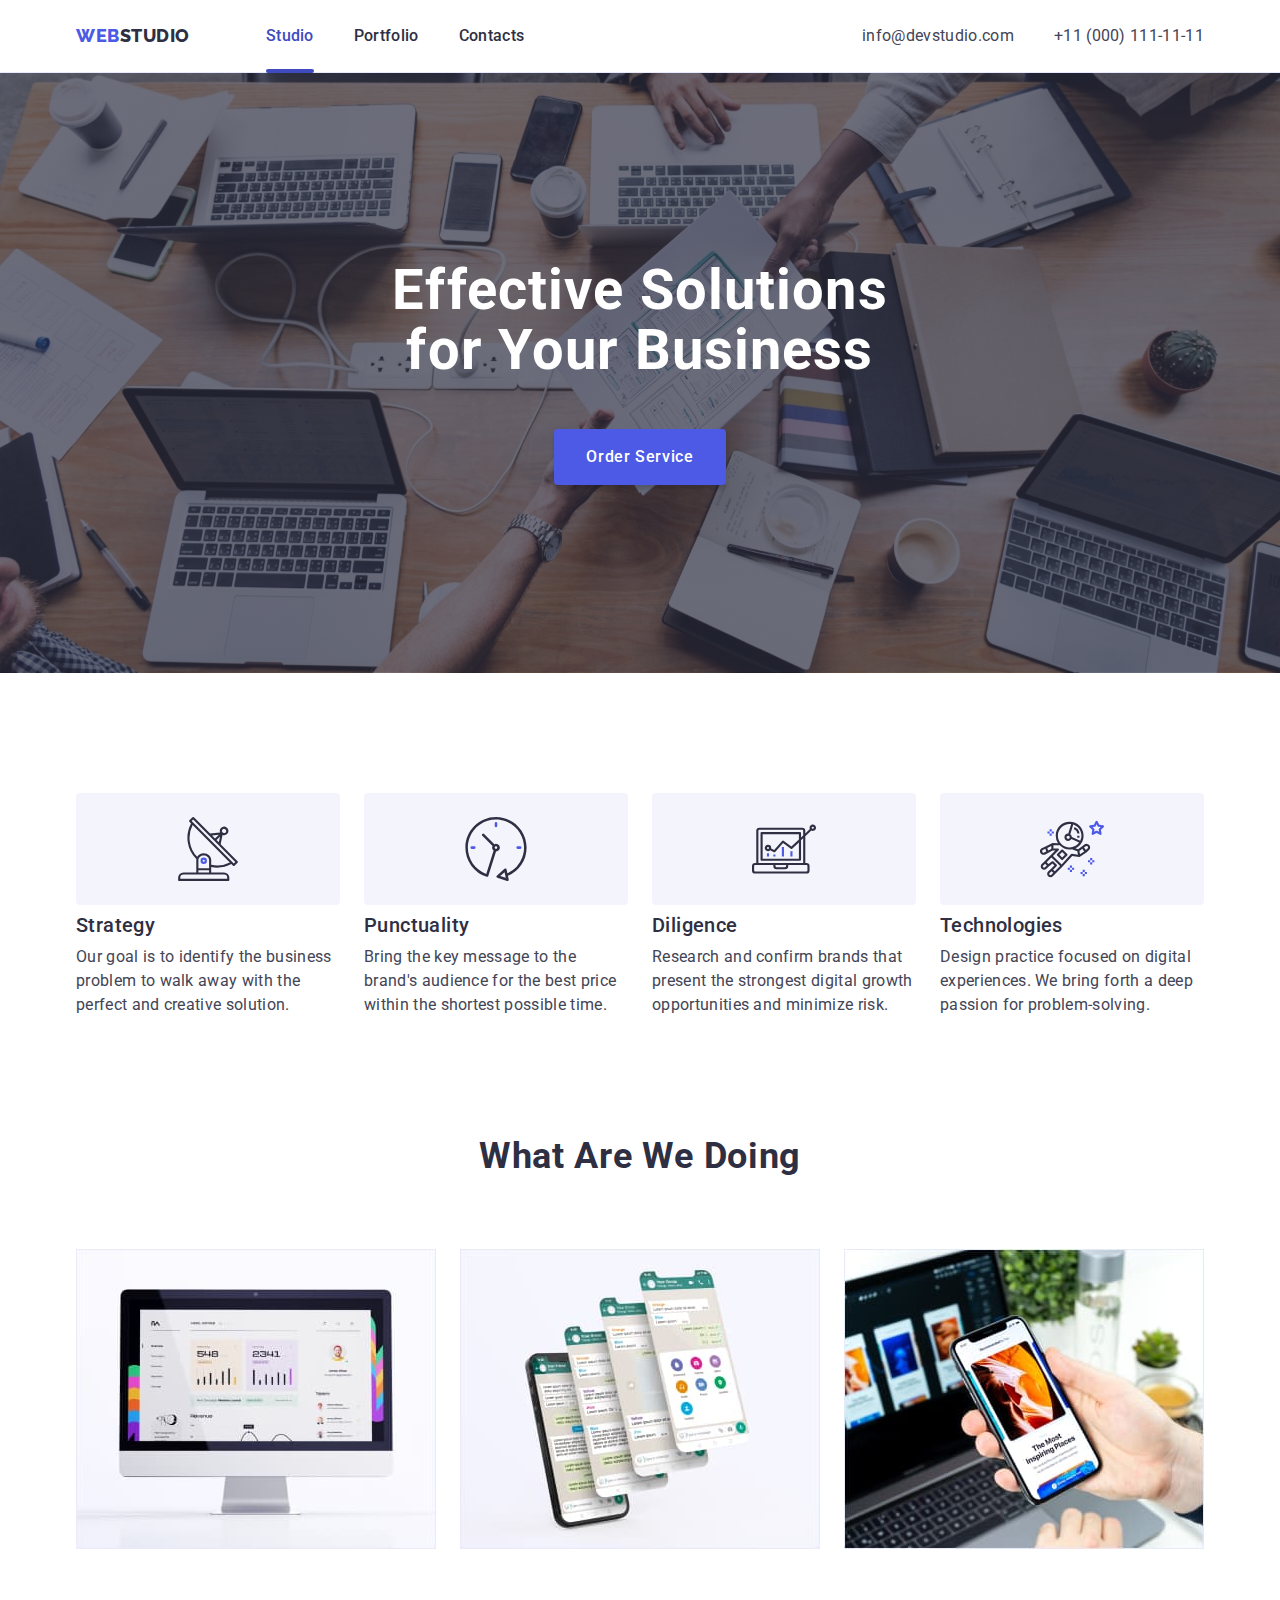
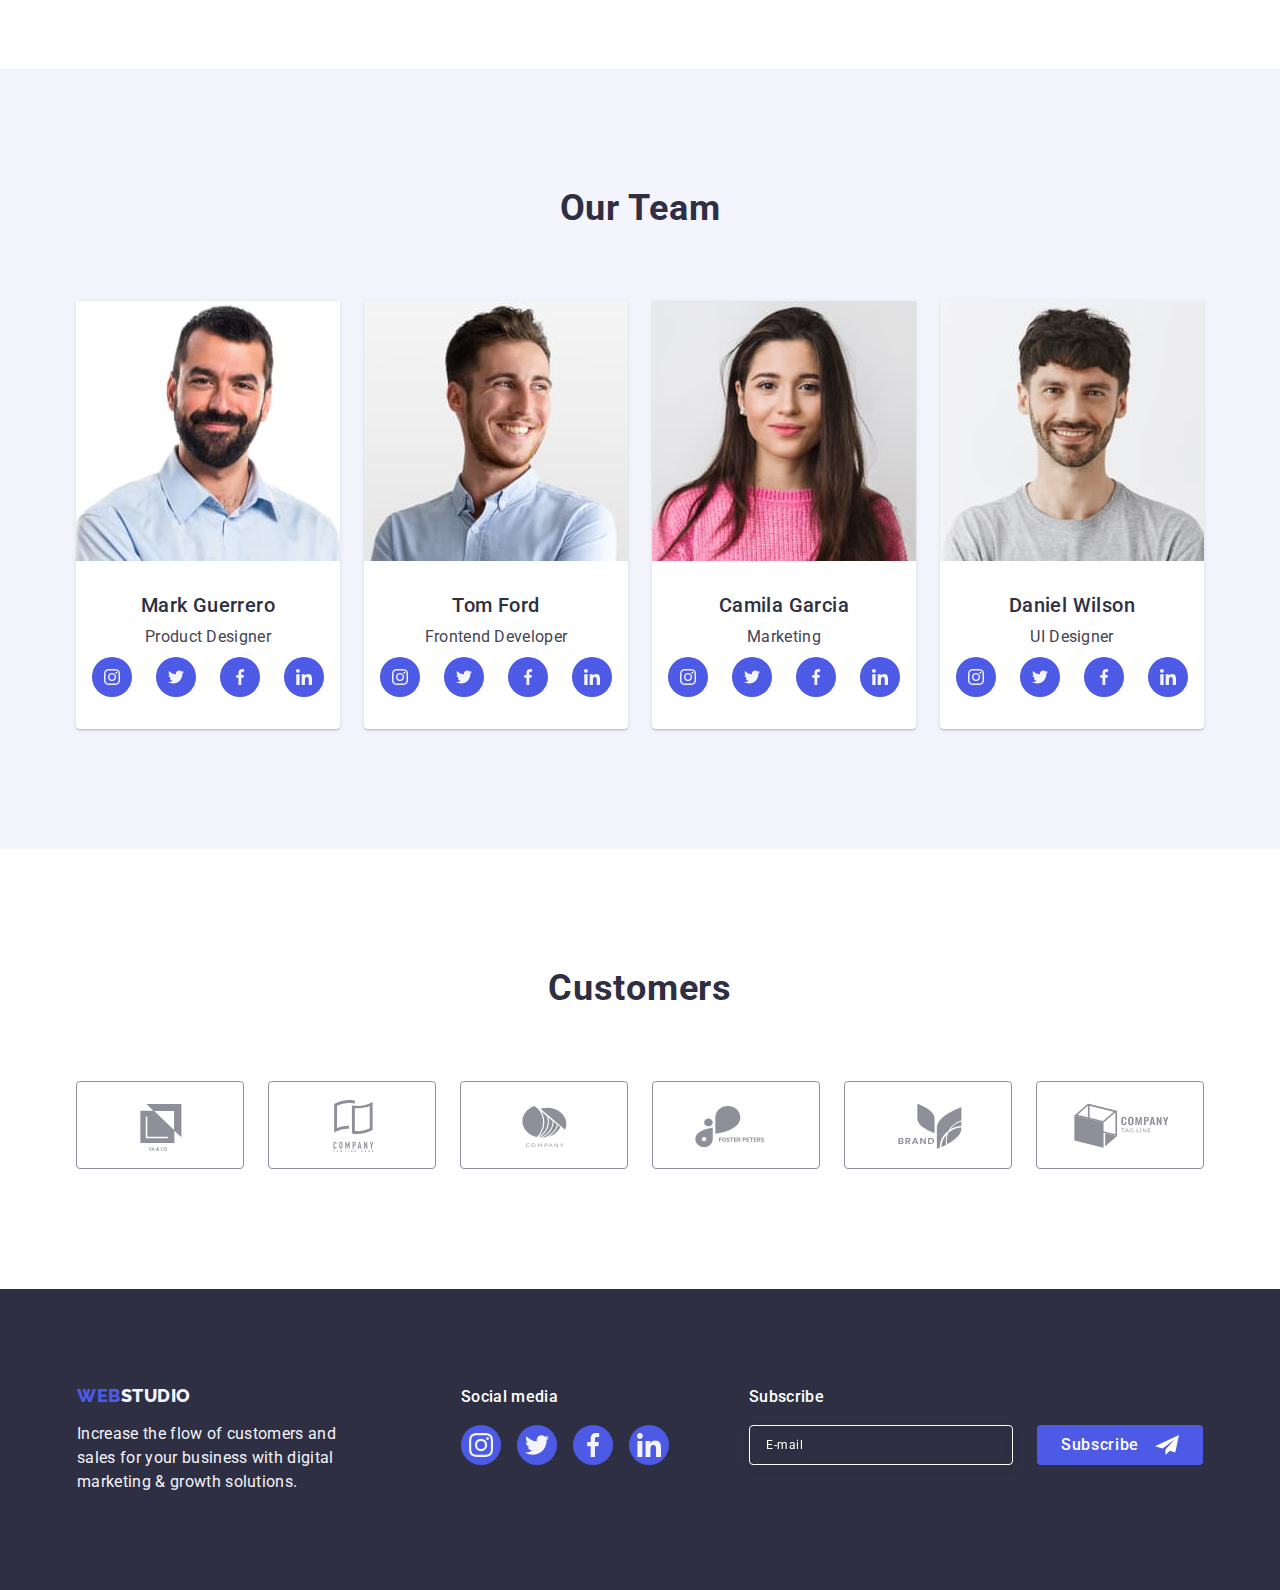
<file: index.html>
<!DOCTYPE html>
<html lang="en">
<head>
    <meta charset="UTF-8">
    <meta http-equiv="X-UA-Compatible" content="IE=edge">
    <meta name="viewport" content="width=device-width, initial-scale=1.0">
    <title>Document</title>
    <link rel="preconnect" href="https://fonts.googleapis.com">
    <link rel="preconnect" href="https://fonts.gstatic.com" crossorigin>
    <link href="https://fonts.googleapis.com/css2?family=Raleway:wght@800&family=Roboto:wght@400;500;700;900&display=swap" rel="stylesheet">
    <link rel="stylesheet" href="https://cdn.jsdelivr.net/npm/modern-normalize@2.0.0/modern-normalize.min.css">
    <link rel="stylesheet" href="./css/styles.css">
</head>
<body>
    <header class="header">
        <div class="container header-container">
            <nav class="header-navigation">
                <a class="header-logo link" href="./index.html">Web<span class="header-logo-simple">Studio</span></a>
                <ul class="header-menu-list list">
                    <li class="header-menu-i†em"><a class="header-menu-link current link" href="./index.html">Studio</a></li>
                    <li class="header-menu-i†em"><a class="header-menu-link link" href="./portfolio.html">Portfolio</a></li>
                    <li class="header-menu-i†em"><a class="header-menu-link link" href="">Contacts</a></li>
                </ul>
            </nav>
            <address class="address">
                <ul class="header-contacts-list list">
                    <li class="header-contacts-item"><a class="header-contacts-link link" href="mailto:info@devstudio.com">info@devstudio.com</a></li>
                    <li class="header-contacts-item"><a class="header-contacts-link link" href="tel:+110001111111">+11 (000) 111-11-11</a></li>
                </ul>
            </address>
            <button class="menu-open-btn" data-menu-open type="button">
                <svg class="menu-open-icon"  width="32" height="32">
                    <use href="./images/icons.svg#icon-menu-hamburger"></use>
                </svg>
            </button>
        </div>
        <div class="mob-menu is-hidden" data-menu>
            <div class="mob-menu-top">
            <button class="mob-menu-close" data-menu-close type="button">
                <svg class="mob-close-icon" width="8" height="8">
                    <use href="./images/icons.svg#icon-close-modal"></use>
                </svg>
            </button>
            <nav class="mob-menu-navigation">
                <ul class="mob-menu-list list">
                    <li class="mob-menu-item"><a class="mob-menu-link current-mob link" href="./index.html">Studio</a></li>
                    <li class="mob-menu-item"><a class="mob-menu-link link" href="./portfolio.html">Portfolio</a></li>
                    <li class="mob-menu-item"><a class="mob-menu-link link" href="">Contacts</a></li>
                </ul>
            </nav>
            </div>
            <address class="mob-address">
                <a class="mob-nubmer-link link" href="tel:+110001111111">+11 (000) 111-11-11</a>
                <a class="mob-mail-link link" href="mailto:info@devstudio.com">info@devstudio.com</a>
                <ul class="mob-social-list list">
                    <li class="mob-social-item">
                        <a href="" class="mob-social-link">
                            <svg class="mob-item-icon" width="24" height="24">
                                <use href="./images/icons.svg#icon-instagram"></use>
                            </svg>
                        </a>
                    </li>
                    <li class="mob-social-item">
                        <a href="" class="mob-social-link">
                            <svg class="mob-item-icon" width="24" height="24">
                                <use href="./images/icons.svg#icon-twitter"></use>
                            </svg>
                        </a>
                    </li>
                    <li class="mob-social-item">
                        <a href="" class="mob-social-link">
                            <svg class="mob-item-icon" width="24" height="24">
                                <use href="./images/icons.svg#icon-facebook"></use>
                            </svg>
                        </a>
                    </li>
                    <li class="mob-social-item">
                        <a href="" class="mob-social-link">
                            <svg class="mob-item-icon" width="24" height="24">
                                <use href="./images/icons.svg#icon-linkedin"></use>
                            </svg>
                        </a>
                    </li>
                </ul>
            </address>
        </div>
    </header>
    <main>
        <section class="hero">
            <div class="container">
                <h1 class="hero-title">Effective Solutions for Your Business</h1>
                <button class="hero-order-btn" data-modal-open type="button">Order Service</button>
            </div>
        </section>
        <section class="advanteges">
            <div class="container">
                <h2 class="visually-hidden">Advantages</h2>
                <ul class="advanteges-list list">
                    <li class="advanteges-list-item">
                        <div class="advanteges-item-top">
                            <svg class="advanteges-item-icon" width="64" height="64">
                                <use href="./images/icons.svg#icon-antenna"></use>
                            </svg>
                        </div>
                        <h3 class="advanteges-item-subtitle">Strategy</h3>
                        <p class="advanteges-item-description">Our goal is to identify the business problem to walk away with the perfect and creative solution.</p>
                    </li>
                    <li class="advanteges-list-item">
                        <div class="advanteges-item-top">
                            <svg class="advanteges-item-icon" width="64" height="64">
                                <use href="./images/icons.svg#icon-clock"></use>
                            </svg>
                        </div>
                        <h3 class="advanteges-item-subtitle">Punctuality</h3>
                        <p class="advanteges-item-description">Bring the key message to the brand's audience for the best price within the shortest possible time.</p>
                    </li>
                    <li class="advanteges-list-item">
                        <div class="advanteges-item-top">
                            <svg class="advanteges-item-icon" width="64" height="64">
                                <use href="./images/icons.svg#icon-diagram"></use>
                            </svg>
                        </div>
                        <h3 class="advanteges-item-subtitle">Diligence</h3>
                        <p class="advanteges-item-description">Research and confirm brands that present the strongest digital growth opportunities and minimize risk.</p>
                    </li>
                    <li class="advanteges-list-item">
                        <div class="advanteges-item-top">
                            <svg class="advanteges-item-icon" width="64" height="64">
                                <use href="./images/icons.svg#icon-astronaut"></use>
                            </svg>
                        </div>
                        <h3 class="advanteges-item-subtitle">Technologies</h3>
                        <p class="advanteges-item-description">Design practice focused on digital experiences. We bring forth a deep passion for problem-solving.</p>
                    </li>
                </ul>
            </div>
        </section>
        <section class="works">
            <div class="container">
                <h2 class="works-title">What are we doing</h2>
                <ul class="works-list list">
                    <li class="works-list-item"><img srcset="./images/our-works-img-1.jpg 1x , ./images/our-works-img-1-2x.jpg 2x" src="./images/our-works-img-1.jpg" alt="Computer with web page" width="360" height="300"></li>
                    <li class="works-list-item"><img srcset="./images/our-works-img-2.jpg 1x , ./images/our-works-img-2-2x.jpg 2x" src="./images/our-works-img-2.jpg" alt="Phone with chat" width="360" height="300"></li>
                    <li class="works-list-item"><img srcset="./images/our-works-img-3.jpg 1x , ./images/our-works-img-3-2x.jpg 2x" src="./images/our-works-img-3.jpg" alt="Computer and phone with design" width="360" height="300"></li>
                </ul>
            </div>
        </section>
        <section class="team">
            <div class="container">
                <h2 class="team-title">Our Team</h2>
                <ul class="team-list list">
                    <li class="team-list-item">
                        <img srcset="./images/our-team-img-1.jpg 1x , ./images/our-team-img-1-2x.jpg 2x" src="./images/our-team-img-1.jpg" alt="Mark Guerrero" width="264" height="260">
                        <div class="team-item-details">
                            <h3 class="team-item-name">Mark Guerrero</h3>
                            <p class="team-item-occupation">Product Designer</p>
                            <ul class="team-list-social list">
                                <li class="team-item-social">
                                    <a href="" class="team-social-link">
                                        <svg class="team-item-icon" width="16" height="16">
                                            <use href="./images/icons.svg#icon-instagram"></use>
                                        </svg>
                                    </a>
                                </li>
                                <li class="team-item-social">
                                    <a href="" class="team-social-link">
                                        <svg class="team-item-icon" width="16" height="16">
                                            <use href="./images/icons.svg#icon-twitter"></use>
                                        </svg>
                                    </a>
                                </li>
                                <li class="team-item-social">
                                    <a href="" class="team-social-link">
                                        <svg class="team-item-icon" width="16" height="16">
                                            <use href="./images/icons.svg#icon-facebook"></use>
                                        </svg>
                                    </a>
                                </li>
                                <li class="team-item-social">
                                    <a href="" class="team-social-link">
                                        <svg class="team-item-icon" width="16" height="16">
                                             <use href="./images/icons.svg#icon-linkedin"></use>
                                        </svg>
                                    </a>
                                </li>
                            </ul>
                        </div>
                    </li>
                    <li class="team-list-item">
                        <img srcset="./images/our-team-img-2.jpg 1x , ./images/our-team-img-2-2x.jpg 2x" src="./images/our-team-img-2.jpg" alt="Tom Ford" width="264" height="260">
                        <div class="team-item-details">
                            <h3 class="team-item-name">Tom Ford</h3>
                            <p class="team-item-occupation">Frontend Developer</p>
                            <ul class="team-list-social list">
                                <li class="team-item-social">
                                    <a href="" class="team-social-link">
                                        <svg class="team-item-icon" width="16" height="16">
                                            <use href="./images/icons.svg#icon-instagram"></use>
                                        </svg>
                                    </a>
                                </li>
                                <li class="team-item-social">
                                    <a href="" class="team-social-link">
                                        <svg class="team-item-icon" width="16" height="16">
                                            <use href="./images/icons.svg#icon-twitter"></use>
                                        </svg>
                                    </a>
                                </li>
                                <li class="team-item-social">
                                    <a href="" class="team-social-link">
                                        <svg class="team-item-icon" width="16" height="16">
                                            <use href="./images/icons.svg#icon-facebook"></use>
                                        </svg>
                                    </a>
                                </li>
                                <li class="team-item-social">
                                    <a href="" class="team-social-link">
                                        <svg class="team-item-icon" width="16" height="16">
                                            <use href="./images/icons.svg#icon-linkedin"></use>
                                        </svg>
                                    </a>
                                </li>
                            </ul>
                        </div>
                    </li>
                    <li class="team-list-item">
                        <img srcset="./images/our-team-img-3.jpg 1x , ./images/our-team-img-3-2x.jpg 2x" src="./images/our-team-img-3.jpg" alt="Camila Garcia" width="264" height="260">
                        <div class="team-item-details">
                            <h3 class="team-item-name">Camila Garcia</h3>
                            <p class="team-item-occupation">Marketing</p>
                            <ul class="team-list-social list">
                                <li class="team-item-social">
                                    <a href="" class="team-social-link">
                                        <svg class="team-item-icon" width="16" height="16">
                                            <use href="./images/icons.svg#icon-instagram"></use>
                                        </svg>
                                    </a>
                                </li>
                                <li class="team-item-social">
                                    <a href="" class="team-social-link">
                                        <svg class="team-item-icon" width="16" height="16">
                                            <use href="./images/icons.svg#icon-twitter"></use>
                                        </svg>
                                    </a>
                                </li>
                                <li class="team-item-social">
                                    <a href="" class="team-social-link">
                                        <svg class="team-item-icon" width="16" height="16">
                                            <use href="./images/icons.svg#icon-facebook"></use>
                                        </svg>
                                    </a>
                                </li>
                                <li class="team-item-social">
                                    <a href="" class="team-social-link">
                                        <svg class="team-item-icon" width="16" height="16">
                                            <use href="./images/icons.svg#icon-linkedin"></use>
                                        </svg>
                                    </a>
                                </li>
                            </ul>
                        </div>
                    </li>
                    <li class="team-list-item">
                        <img srcset="./images/our-team-img-4.jpg 1x , ./images/our-team-img-4-2x.jpg 2x" src="./images/our-team-img-4.jpg" alt="Daniel Wilson" width="264" height="260">
                        <div class="team-item-details">
                            <h3 class="team-item-name">Daniel Wilson</h3>
                            <p class="team-item-occupation">UI Designer</p>
                            <ul class="team-list-social list">
                                <li class="team-item-social">
                                    <a href="" class="team-social-link">
                                        <svg class="team-item-icon" width="16" height="16">
                                            <use href="./images/icons.svg#icon-instagram"></use>
                                        </svg>
                                    </a>
                                </li>
                                <li class="team-item-social">
                                    <a href="" class="team-social-link">
                                        <svg class="team-item-icon" width="16" height="16">
                                            <use href="./images/icons.svg#icon-twitter"></use>
                                        </svg>
                                    </a>
                                </li>
                                <li class="team-item-social">
                                    <a href="" class="team-social-link">
                                        <svg class="team-item-icon" width="16" height="16">
                                            <use href="./images/icons.svg#icon-facebook"></use>
                                        </svg>
                                    </a>
                                </li>
                                <li class="team-item-social">
                                    <a href="" class="team-social-link">
                                        <svg class="team-item-icon" width="16" height="16">
                                            <use href="./images/icons.svg#icon-linkedin"></use>
                                        </svg>
                                    </a>
                                </li>
                            </ul>
                        </div>
                    </li>
                </ul>
            </div>
        </section>
        <section class="customers">
            <div class="container">
                <h2 class="customers-title">Customers</h2>
                <ul class="customers-list list">
                    <li class="customers-list-item">
                        <a href="" class="customer-logo-link">
                            <svg class="customer-item-icon" width="104" height="56">
                                <use href="./images/icons.svg#icon-logo-company-6"></use>
                            </svg>
                        </a>
                    </li>
                    <li class="customers-list-item">
                        <a href="" class="customer-logo-link">
                            <svg class="customer-item-icon" width="104" height="56">
                                <use href="./images/icons.svg#icon-logo-company-5"></use>
                            </svg>
                        </a>
                    </li>
                    <li class="customers-list-item">
                        <a href="" class="customer-logo-link">
                            <svg class="customer-item-icon" width="104" height="56">
                                <use href="./images/icons.svg#icon-logo-company-4"></use>
                            </svg>
                        </a>
                    </li>
                    <li class="customers-list-item">
                        <a href="" class="customer-logo-link">
                            <svg class="customer-item-icon" width="104" height="56">
                                <use href="./images/icons.svg#icon-logo-company-3"></use>
                            </svg>
                        </a>
                    </li>
                    <li class="customers-list-item">
                        <a href="" class="customer-logo-link">
                            <svg class="customer-item-icon" width="104" height="56">
                                <use href="./images/icons.svg#icon-logo-company-2"></use>
                            </svg>
                        </a>
                    </li>
                    <li class="customers-list-item">
                        <a href="" class="customer-logo-link">
                            <svg class="customer-item-icon" width="104" height="56">
                                <use href="./images/icons.svg#icon-logo-company"></use>
                            </svg>
                        </a>
                    </li>
                </ul>
            </div>
        </section>
    </main>
    <footer class="footer">
        <div class="container footer-container">
            <div class="footer-info">
                <a class="footer-logo link" href="./index.html">Web<span class="footer-logo-simple">Studio</span></a>
                <p class="footer-description">Increase the flow of customers and sales for your business with digital marketing & growth solutions.</p>
            </div>
            <div class="footer-social">
                <p class="footer-text">Social media</p>
                <ul class="footer-social-list list">
                    <li class="footer-social-item">
                        <a href="" class="footer-social-link">
                            <svg class="footer-item-icon" width="24" height="24">
                                <use href="./images/icons.svg#icon-instagram"></use>
                            </svg>
                        </a>
                    </li>
                    <li class="footer-social-item">
                        <a href="" class="footer-social-link">
                            <svg class="footer-item-icon" width="24" height="24">
                                <use href="./images/icons.svg#icon-twitter"></use>
                            </svg>
                        </a>
                    </li>
                    <li class="footer-social-item">
                        <a href="" class="footer-social-link">
                            <svg class="footer-item-icon" width="24" height="24">
                                <use href="./images/icons.svg#icon-facebook"></use>
                            </svg>
                        </a>
                    </li>
                    <li class="footer-social-item">
                        <a href="" class="footer-social-link">
                            <svg class="footer-item-icon" width="24" height="24">
                                <use href="./images/icons.svg#icon-linkedin"></use>
                            </svg>
                        </a>
                    </li>
                </ul>
            </div>
            <div class="footer-sub">
                <p class="footer-text">Subscribe</p>
                <form class="footer-form">
                    <label class="footer-form-lable" aria-label="footer user email">
                        <input class="footer-input" type="email" name="email" id="footer-user-email" placeholder="E-mail">
                    </label>
                    <button class="footer-submit" type="submit">
                        Subscribe
                        <svg class="footer-btn-icon" width="24" height="24">
                            <use href="./images/icons.svg#icon-send"></use>
                        </svg>
                    </button>
                </form>
            </div>
        </div>
    </footer>
    <div class="backdrop is-hidden" data-modal>
        <div class="modal">
            <button class="modal-close-btn" data-modal-close type="button">
                <svg class="modal-close-icon" width="8" height="8">
                    <use href="./images/icons.svg#icon-close-modal"></use>
                </svg>
            </button>
            <p class="modal-text">Leave your contacts and we will call you back</p>
            <form class="modal-form">
                <div class="modal-field">
                    <label class="modal-form-lable" for="user-name">Name</label>
                    <div class="modal-input-wrap">
                        <input class="modal-input" type="text" name="user-name" id="user-name">
                        <svg class="modal-icon" width="18" height="24">
                            <use href="./images/icons.svg#icon-person"></use>
                        </svg>
                    </div>
                </div>
                <div class="modal-field">
                    <label class="modal-form-lable" for="user-phone">Phone</label>
                    <div class="modal-input-wrap">
                        <input class="modal-input" type="tel" name="user-phone" id="user-phone">
                        <svg class="modal-icon" width="18" height="24">
                            <use href="./images/icons.svg#icon-phone"></use>
                        </svg>
                    </div>
                </div>
                <div class="modal-field">
                    <label class="modal-form-lable" for="user-email">Email</label>
                    <div class="modal-input-wrap">
                        <input class="modal-input" type="email" name="user-email" id="user-email">
                        <svg class="modal-icon" width="18" height="24">
                            <use href="./images/icons.svg#icon-email"></use>
                        </svg>
                    </div>
                </div>
                <div class="modal-comment-field">
                    <label class="modal-form-lable" for="user-comment">Comment</label>
                    <textarea class="modal-comment" name="user-comment" id="user-comment" placeholder="Text input"></textarea>
                </div>
                <div class="modal-checkbox">
                    <input class="modal-check visually-hidden" type="checkbox" name="user-privacy" id="user-privacy" value="true">
                    <label class="modal-check-text" for="user-privacy">
                        <span class="modal-custom-checkbox">
                            <svg class="modal-chek-icon" width="10" height="8">
                                <use href="./images/icons.svg#icon-check"></use>
                            </svg>
                        </span>
                        I accept the terms and conditions of the <a class="modal-check-link" href="">Privacy Policy</a>
                    </label>
                </div>
                <button class="modal-submit-btn" type="submit">Send</button>
            </form>
        </div>
    </div>
    <script src="./js/modal.js"></script>
    <script src="./js/menu.js"></script>
</body>
</html>
</file>
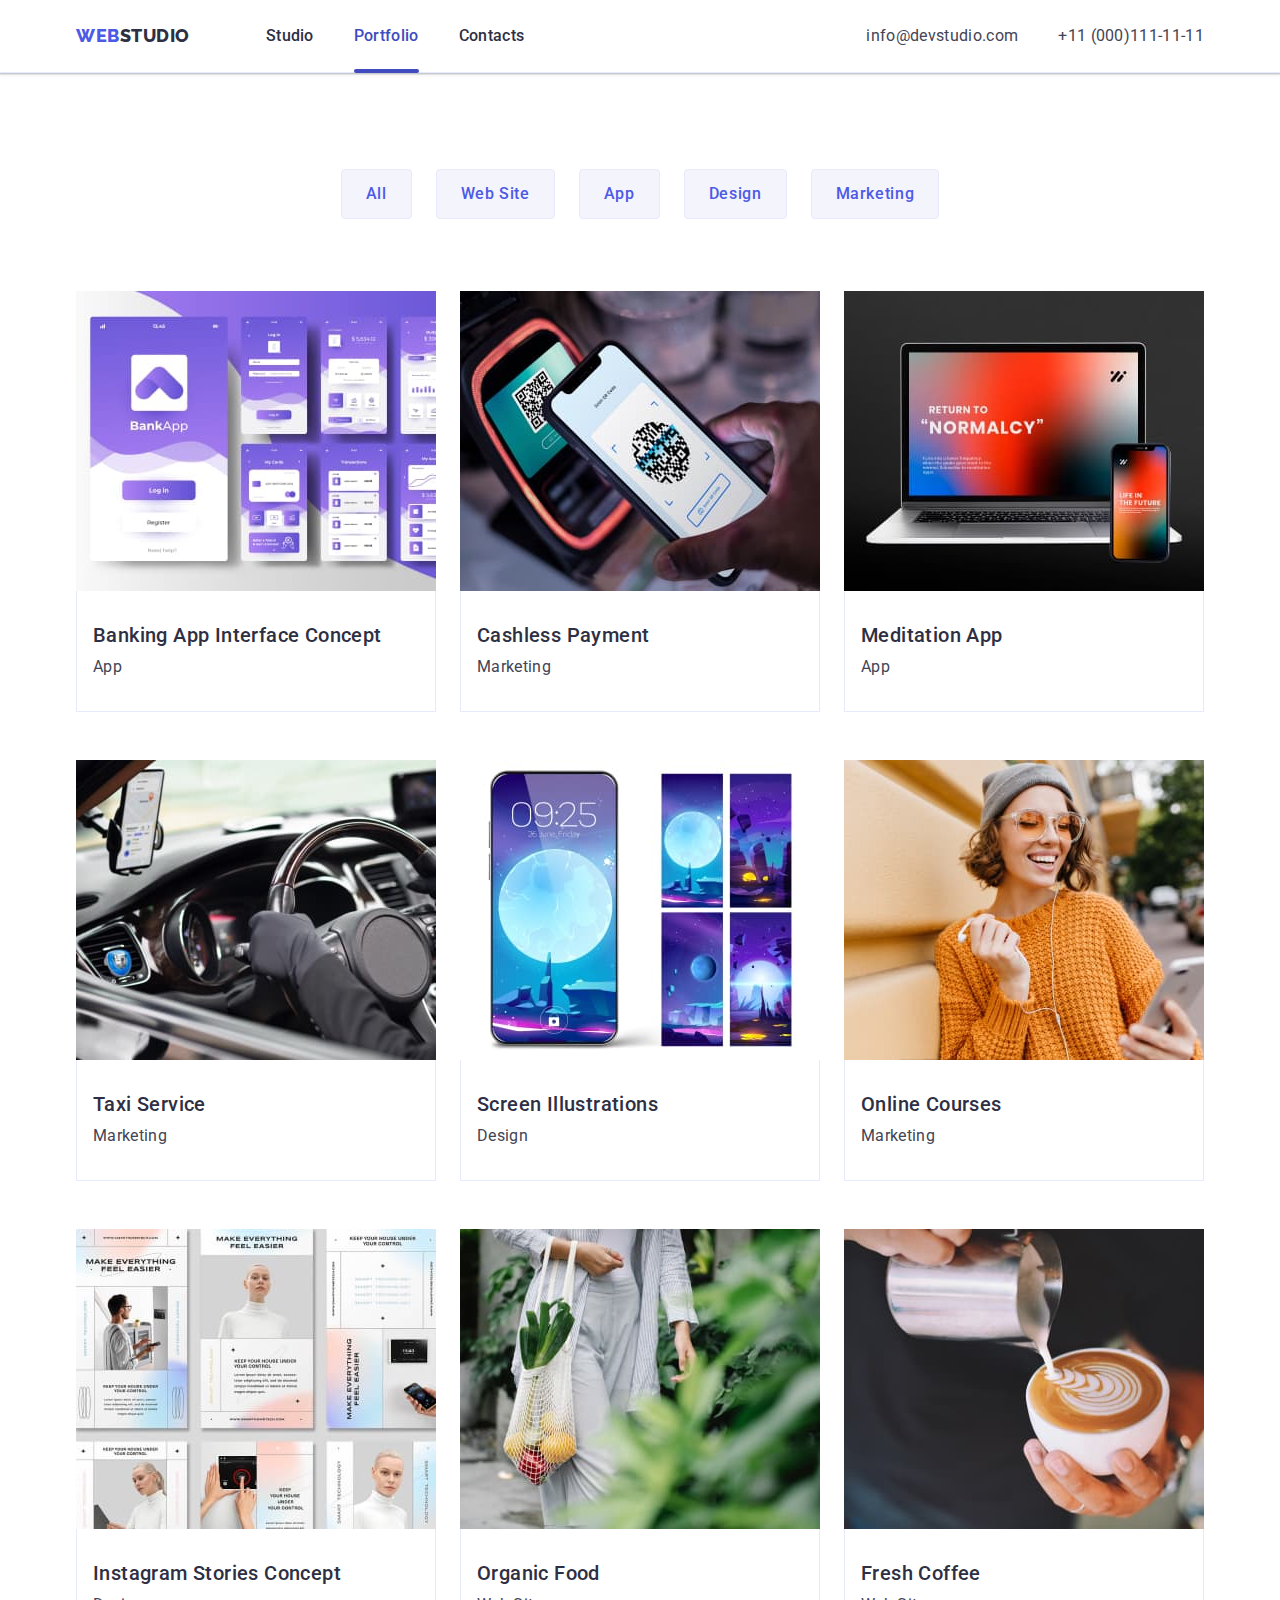
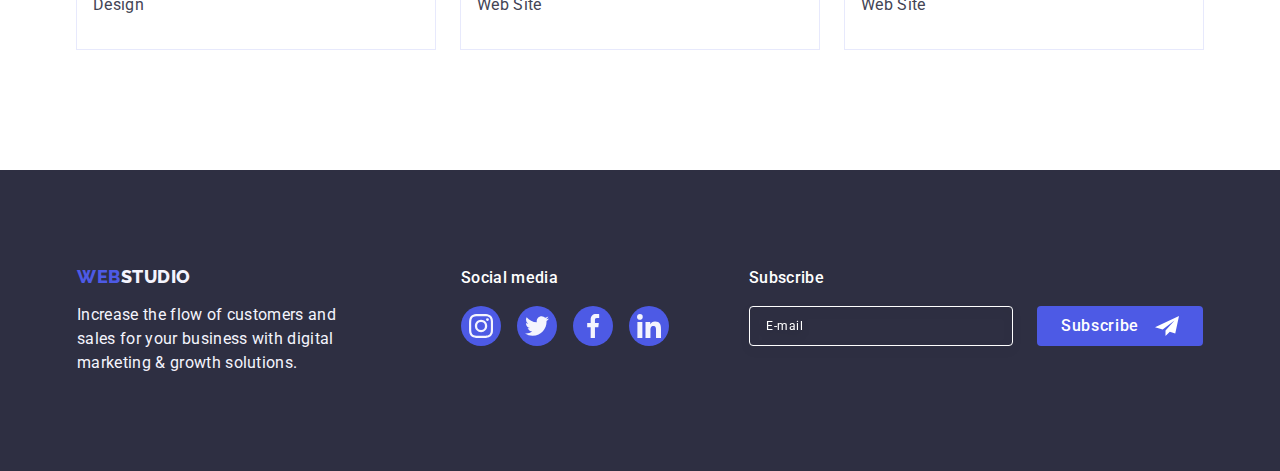
<file: portfolio.html>
<!DOCTYPE html>
<html lang="en">
<head>
    <meta charset="UTF-8">
    <meta http-equiv="X-UA-Compatible" content="IE=edge">
    <meta name="viewport" content="width=device-width, initial-scale=1.0">
    <title>Portfolio</title>
    <link rel="preconnect" href="https://fonts.googleapis.com">
    <link rel="preconnect" href="https://fonts.gstatic.com" crossorigin>
    <link href="https://fonts.googleapis.com/css2?family=Raleway:wght@800&family=Roboto:wght@400;500;700;900&display=swap" rel="stylesheet">
    <link rel="stylesheet" href="https://cdn.jsdelivr.net/npm/modern-normalize@2.0.0/modern-normalize.min.css" />
    <link rel="stylesheet" href="./css/styles.css">
</head>
<body>
<header class="header">
    <div class="container header-container">
        <nav class="header-navigation">
            <a class="header-logo link" href="./index.html">Web<span class="header-logo-simple">Studio</span></a>
            <ul class="header-menu-list list">
                <li class="header-menu-i†em"><a class="header-menu-link link" href="./index.html">Studio</a></li>
                <li class="header-menu-i†em"><a class="header-menu-link current link" href="./portfolio.html">Portfolio</a></li>
                <li class="header-menu-i†em"><a class="header-menu-link link" href="">Contacts</a></li>
            </ul>
        </nav>
        <address class="address">
            <ul class="header-contacts-list list">
                <li class="header-contacts-item"><a class="header-contacts-link link"
                        href="mailto:info@devstudio.com">info@devstudio.com</a></li>
                <li class="header-contacts-item"><a class="header-contacts-link link" href="tel:+110001111111">+11 (000)111-11-11</a></li>
            </ul>
        </address>
    </div>
</header>
    <main>
        <section class="portfolio">
            <div class="container">
                <h1 class="visually-hidden">Portfolio</h1>
                <ul class="portfolio-options-list list">
                    <li class="portfolio-options-item"><button class="portfolio-options-btn" type="button">All</button></li>
                    <li class="portfolio-options-item"><button class="portfolio-options-btn" type="button">Web Site</button></li>
                    <li class="portfolio-options-item"><button class="portfolio-options-btn" type="button">App</button></li>
                    <li class="portfolio-options-item"><button class="portfolio-options-btn" type="button">Design</button></li>
                    <li class="portfolio-options-item"><button class="portfolio-options-btn" type="button">Marketing</button></li>
                </ul>
                <ul class="portfolio-works-list list">
                    <li class="portfolio-works-item">
                        <a class="portfolio-item-link link" href="">
                            <div class="portfolio-works-overlay">
                                <img src="./images/our-portfolio-img-1.jpg" alt="Banking App Interface Concept" width="360" height="300">
                                <p class="portfolio-overlay-text">14 Stylish and User-Friendly App Design Concepts · Task Manager App · Calorie
                                        Tracker App · Exotic Fruit Ecommerce App ·
                                        Cloud Storage App
                                </p>                             
                            </div>
                                <div class="portfolio-works-details">
                                    <h2 class="portfolio-work-name">Banking App Interface Concept</h2>
                                    <p class="portfolio-work-description">App</p>
                                </div>
                        </a>
                    </li>
                    <li class="portfolio-works-item">
                        <a class="portfolio-item-link link" href="">
                            <div class="portfolio-works-overlay">
                                <img src="./images/our-portfolio-img-2.jpg" alt="Cashless Payment" width="360" height="300">
                                <p class="portfolio-overlay-text">14 Stylish and User-Friendly App Design Concepts · Task Manager App · Calorie Tracker App · Exotic Fruit Ecommerce App ·
                                    Cloud Storage App
                                </p>
                            </div>
                            <div class="portfolio-works-details">
                                <h2 class="portfolio-work-name">Cashless Payment</h2>
                                <p class="portfolio-work-description">Marketing</p>
                            </div>
                        </a>
                    </li>
                    <li class="portfolio-works-item">
                        <a class="portfolio-item-link link" href="">
                            <div class="portfolio-works-overlay">
                                <img src="./images/our-portfolio-img-3.jpg" alt="Meditation App" width="360" height="300">
                                <p class="portfolio-overlay-text">14 Stylish and User-Friendly App Design Concepts · Task Manager App · Calorie Tracker
                                    App · Exotic Fruit Ecommerce App ·
                                    Cloud Storage App
                                </p>
                            </div>
                            <div class="portfolio-works-details">
                                <h2 class="portfolio-work-name">Meditation App</h2>
                                <p class="portfolio-work-description">App</p>
                            </div>
                        </a>
                    </li>
                    <li class="portfolio-works-item">
                        <a class="portfolio-item-link link" href="">
                            <div class="portfolio-works-overlay">
                                <img src="./images/our-portfolio-img-4.jpg" alt="Taxi Service" width="360" height="300">
                                <p class="portfolio-overlay-text">14 Stylish and User-Friendly App Design Concepts · Task Manager App · Calorie Tracker
                                    App · Exotic Fruit Ecommerce App ·
                                    Cloud Storage App
                                </p>
                            </div>
                            <div class="portfolio-works-details">
                                <h2 class="portfolio-work-name">Taxi Service</h2>
                                <p class="portfolio-work-description">Marketing</p>
                            </div>
                        </a>
                    </li>
                    <li class="portfolio-works-item">
                        <a class="portfolio-item-link link" href="">
                            <div class="portfolio-works-overlay">
                                <img src="./images/our-portfolio-img-5.jpg" alt="Screen Illustrations" width="360" height="300">
                                <p class="portfolio-overlay-text">14 Stylish and User-Friendly App Design Concepts · Task Manager App · Calorie Tracker
                                    App · Exotic Fruit Ecommerce App ·
                                    Cloud Storage App
                                </p>
                            </div>
                            <div class="portfolio-works-details">
                                <h2 class="portfolio-work-name">Screen Illustrations</h2>
                                <p class="portfolio-work-description">Design</p>
                            </div>
                        </a>
                    </li>
                    <li class="portfolio-works-item">
                        <a class="portfolio-item-link link" href="">
                            <div class="portfolio-works-overlay">
                                <img src="./images/our-portfolio-img-6.jpg" alt="Online Courses" width="360" height="300">
                                <p class="portfolio-overlay-text">14 Stylish and User-Friendly App Design Concepts · Task Manager App · Calorie Tracker
                                    App · Exotic Fruit Ecommerce App ·
                                    Cloud Storage App
                                </p>
                            </div>
                            <div class="portfolio-works-details">
                                <h2 class="portfolio-work-name">Online Courses</h2>
                                <p class="portfolio-work-description">Marketing</p>
                            </div>
                        </a>
                    </li>
                    <li class="portfolio-works-item">
                        <a class="portfolio-item-link link" href="">
                            <div class="portfolio-works-overlay">
                                <img src="./images/our-portfolio-img-7.jpg" alt="Instagram Stories Concept" width="360" height="300">
                                <p class="portfolio-overlay-text">14 Stylish and User-Friendly App Design Concepts · Task Manager App · Calorie Tracker
                                    App · Exotic Fruit Ecommerce App ·
                                    Cloud Storage App
                                </p>
                            </div>
                            <div class="portfolio-works-details">
                                <h2 class="portfolio-work-name">Instagram Stories Concept</h2>
                                <p class="portfolio-work-description">Design</p>
                            </div>
                        </a>
                    </li>
                    <li class="portfolio-works-item">
                        <a class="portfolio-item-link link" href="">
                            <div class="portfolio-works-overlay">
                                <img src="./images/our-portfolio-img-8.jpg" alt="Organic Food" width="360" height="300">
                                <p class="portfolio-overlay-text">14 Stylish and User-Friendly App Design Concepts · Task Manager App · Calorie Tracker
                                    App · Exotic Fruit Ecommerce App ·
                                    Cloud Storage App
                                </p>
                            </div>
                            <div class="portfolio-works-details">
                                <h2 class="portfolio-work-name">Organic Food</h2>
                                <p class="portfolio-work-description">Web Site</p>
                            </div>
                        </a>
                    </li>
                    <li class="portfolio-works-item">
                        <a class="portfolio-item-link link" href="">
                            <div class="portfolio-works-overlay">
                            <img src="./images/our-portfolio-img-9.jpg" alt="Fresh Coffee" width="360" height="300">
                                <p class="portfolio-overlay-text">14 Stylish and User-Friendly App Design Concepts · Task Manager App · Calorie Tracker
                                    App · Exotic Fruit Ecommerce App ·
                                    Cloud Storage App
                                </p>
                            </div>
                            <div class="portfolio-works-details">
                                <h2 class="portfolio-work-name">Fresh Coffee</h2>
                                <p class="portfolio-work-description">Web Site</p>
                            </div>
                        </a>
                    </li>
                </ul>
            </div>
        </section>
    </main>
    <footer class="footer">
        <div class="container footer-container">
            <div class="footer-info">
                <a class="footer-logo link" href="./index.html">Web<span class="footer-logo-simple">Studio</span></a>
                <p class="footer-description">Increase the flow of customers and sales for your business with digital
                    marketing & growth solutions.</p>
            </div>
            <div class="footer-social">
                <p class="footer-text">Social media</p>
                <ul class="footer-social-list list">
                    <li class="footer-social-item">
                        <a href="" class="footer-social-link">
                            <svg class="footer-item-icon" width="24" height="24">
                                <use href="./images/icons.svg#icon-instagram"></use>
                            </svg>
                        </a>
                    </li>
                    <li class="footer-social-item">
                        <a href="" class="footer-social-link">
                            <svg class="footer-item-icon" width="24" height="24">
                                <use href="./images/icons.svg#icon-twitter"></use>
                            </svg>
                        </a>
                    </li>
                    <li class="footer-social-item">
                        <a href="" class="footer-social-link">
                            <svg class="footer-item-icon" width="24" height="24">
                                <use href="./images/icons.svg#icon-facebook"></use>
                            </svg>
                        </a>
                    </li>
                    <li class="footer-social-item">
                        <a href="" class="footer-social-link">
                            <svg class="footer-item-icon" width="24" height="24">
                                <use href="./images/icons.svg#icon-linkedin"></use>
                            </svg>
                        </a>
                    </li>
                </ul>
            </div>
            <div class="footer-sub">
                <p class="footer-text">Subscribe</p>
                <form class="footer-form">
                    <label class="footer-form-lable" aria-label="footer user email">
                        <input class="footer-input" type="email" name="email" id="footer-user-email" placeholder="E-mail">
                    </label>
                    <button class="footer-submit" type="submit">
                        Subscribe
                        <svg class="footer-btn-icon" width="24" height="24">
                            <use href="./images/icons.svg#icon-send"></use>
                        </svg>
                    </button>
                </form>
            </div>
        </div>
    </footer>
</body>
</html>
</file>
<file: css/styles.css>
:root {
    --iris: #4D5AE5;
    --navyblue: #2E2F42;
    --ocean: #404BBF;
    --white: #FFF;
    --slate: #434455;
    --cloud: #F4F4FD;
    --cornflower: #E7E9FC;
    --lightslate: #8E8F99;
    --navyblue-modal: rgba(46, 47, 66, 0.40);
    --dairy:#FCFCFC;
    --green : #31D0AA;
    --md-white: #ffffff;
}

body {
    font-family: 'Roboto', sans-serif;
    color: #434455;
    background-color: #FFF;
}

h1,h2,h3,h4,h5,h6,p {
    margin-top: 0;
    margin-bottom: 0;
}

ul,ol {
    padding-left: 0;
    margin-top: 0;
    margin-bottom: 0;
}

img {
    display: block;
}

.visually-hidden {
    position: absolute;
    width: 1px;
    height: 1px;
    margin: -1px;
    border: 0;
    padding: 0;

    white-space: nowrap;
    clip-path: inset(100%);
    clip: rect(0 0 0 0);
    overflow: hidden;
}

.is-hidden {
    opacity: 0;
    visibility: hidden;
    pointer-events: none;
}

.address {
    font-style: normal;
    margin-left: auto;
    display: none;
}

.mob-address {
    font-style: normal;
}


.link {
    text-decoration: none;
}

.list {
    list-style-type: none;
}

.container {
    width: 100%;
    max-width: 1158px;
    padding-left: 15px;
    padding-right: 15px;
    margin: 0 auto;
}

.header-container {
    display: flex;
    align-items: center;
}

.header {
    border-bottom: 1px solid #e7e9fc;
    box-shadow: 0px 1px 6px 0px rgba(46, 47, 66, 0.08), 0px 1px 1px 0px rgba(46, 47, 66, 0.16), 0px 2px 1px 0px rgba(46, 47, 66, 0.08);
}

.header-logo {
    color: var(--iris);
    font-family: 'Raleway', sans-serif;
    font-size: 18px;
    font-weight: 800;
    line-height: 1.17;/* 116.667% */
    letter-spacing: 0.03em;
    text-transform: uppercase;
    margin-right: 120px;
    display: block;
    padding: 24px 0;
}

.header-logo-simple {
    color: var(--navyblue);
    font-family: 'Raleway', sans-serif;
    font-size: 18px;
    font-weight: 800;
    line-height: 1.17;/* 116.667% */
    letter-spacing: 0.03em;
    text-transform: uppercase;
}

.header-navigation {
    display: flex;
    align-items: center;
    
}

.header-menu-list {
    display: none;
    gap: 40px;
}

.header-contacts-list {
    display: flex;
    gap: 40px;
}

.header-menu-link:hover,
.header-menu-link:focus {
    color: var(--ocean);
}

.header-menu-link {
    color: var(--navyblue);   
    font-size: 16px;
    font-weight: 500;
    line-height: 1.5;/* 150% */
    letter-spacing: 0.02em;
    display: block;
    padding: 24px 0;

    transition-property: color;
    transition-duration: 250ms;
    transition-timing-function: cubic-bezier(0.4, 0, 0.2, 1);
}

.current {
    position: relative;
    color: var(--ocean);
}


.current::after {
    content: "";
    position: absolute;
    width: 100%;
    left: 0;
    bottom: -1px;
    height: 4px;
    background-color: var(--ocean);
    border-radius: 2px;
}

.header-contacts-link {
    color: var(--slate);
    font-size: 12px;
    font-weight: 400;
    line-height: 1.16;/* 150% */
    letter-spacing: 0.04em;
    display: block;
    transition: color 250ms cubic-bezier(0.4, 0, 0.2, 1);
}

.header-contacts-link:hover,
.header-contacts-link:focus {
    color: var(--ocean);
}



.menu-open-btn {
    margin-left: auto;
    background-color: transparent;
    border: none;
    display: block;
    cursor: pointer;
    padding: 0;
}

.menu-open-icon {
    stroke: var(--navyblue);
}


.mob-menu {
    position: fixed;
    top: 0;
    width: 100vw;
    height: 100vh;
    z-index: 99;
    background-color: var(--white);
    padding: 80px 40px 40px 40px;
    display: flex;
    flex-direction: column;
    justify-content: space-between;
    transition: opacity 250ms cubic-bezier(0.4, 0, 0.2, 1), visibility 250ms cubic-bezier(0.4, 0, 0.2, 1);
}

.mob-menu-close {
    position: absolute;
    top: 24px;
    right: 24px;
    display: block;
    border-radius: 50%;
    width: 24px;
    height: 24px;
    background-color: var(--cornflower);
    border: 1px solid rgba(0, 0, 0, 0.10);
    display: flex;
    align-items: center;
    justify-content: center;
    padding: 0;
    cursor: pointer;
}

.mob-menu-navigation {}

.mob-menu-list {}

.mob-menu-item:not(:last-child) {
    margin-bottom: 40px;
}

.mob-menu-link {
    color: var(--navyblue);
    font-size: 36px;
    font-weight: 700;
    line-height: 1.11;
    letter-spacing: 0.02em;
    text-transform: capitalize;
}

.mob-nubmer-link {
    color: var(--iris, #4D5AE5);
    font-size: 36px;
    font-weight: 700;
    line-height: 1.11;/* 111.111% */
    letter-spacing: 0.72px;
    text-transform: capitalize;
    display: block;
    margin-bottom: 40px;
}

.mob-mail-link {
    color: var(--slate);
    font-size: 20px;
    font-weight: 500;
    line-height: 1.2;/* 120% */
    letter-spacing: 0.02em;
    display: block;
    margin-bottom: 48px ;
}

.mob-social-list {
    display: flex;
    gap: 30px;
}

.mob-social-item {
    width: 40px;
    height: 40px;
}

.mob-social-link {
    width: 100%;
    height: 100%;
    background-color: var(--iris);
    border-radius: 50%;
    display: flex;
    align-items: center;
    justify-content: center;
    transition: background-color 250ms cubic-bezier(0.4, 0, 0.2, 1);
}

.mob-item-icon {
    fill: var(--cloud);
}

.current-mob {
    color: var(--ocean);
}


.mob-close-icon {
    fill: var(--navyblue);
}

/*HERO*/

.hero {
    background-color: var(--navyblue);
    background-image: linear-gradient(to bottom, rgba(46, 47, 66, 0.70),rgba(46, 47, 66, 0.70)), url(../images/hero-img-tel.jpg);
    background-repeat: no-repeat;
    background-position: center;
    background-size: cover;
    padding-top: 112px;
    padding-bottom: 112px;
    max-width: 1440px;
    margin: 0 auto;
}

@media (min-device-pixel-ratio: 2),
 (min-resolution: 192dpi),
 (min-resolution: 2dppx) {
    .hero {
            background-image: linear-gradient(to bottom, rgba(46, 47, 66, 0.70), rgba(46, 47, 66, 0.70)), url(../images/hero-img-tel-2x.jpg);
    }
 }

.hero-title {
    color: var(--white);
    text-align: center;
    font-size: 36px;
    font-weight: 700;
    line-height: 1.11;
    letter-spacing: 0.02em;
    max-width: 320px;
    margin: 0 auto 72px;
}

.hero-order-btn {
    background-color: var(--iris);
    color: var(--white);
    font-family: inherit;
    font-size: 16px;
    font-weight: 500;
    line-height: 1.5;/* 150% */
    letter-spacing: 0.04em;
    cursor: pointer;
    display: block;
    margin: 0 auto;
    padding: 16px 32px;
    border-radius: 4px;
    background: var(--iris);
    box-shadow: 0px 4px 4px 0px rgba(0, 0, 0, 0.15);
    min-width: 169px;
    height: 56px;
    border: none;
    transition-property: background-color;
    transition-duration: 250ms;
    transition-timing-function: cubic-bezier(0.4, 0, 0.2, 1);
}

.hero-order-btn:hover, .hero-order-btn:focus { 
    background-color: var(--ocean);
}

/*ADVANTEGES*/

.advanteges {
    padding-top: 96px;
    padding-bottom: 96px;
}

.advanteges-list {
    display: flex;
    flex-wrap: wrap;
    gap: 72px;
}

.advanteges-list-item {
    
}

.advanteges-item-top {
    border-radius: 4px;
    background-color: var(--cloud);
    margin-bottom: 8px;
    display: flex;
    align-items: center;
    justify-content: center;
    height: 112px;
    display: none;
}

.advanteges-item-subtitle {
    color: var(--navyblue);
    text-align: center;
    font-size: 36px;
    font-weight: 700;
    line-height: 1.11;
    letter-spacing: 0.02em;
    margin-bottom: 8px;
}

.advanteges-item-description {
    color: var(--slate);
    font-size: 16px;
    font-weight: 500;
    line-height: 1.5;/* 150% */
    letter-spacing: 0.02em;
}

/*WORKS*/

.works {
    padding-bottom: 120px;
    display: none;
}

.works-list {
    display: flex;
    gap: 24px;
    margin: 0 auto;
}

.works-list-item {
    width: calc((100% - 3 * 16px) / 3);
}

.works-title {
    color: var(--navyblue);
    text-align: center;
    font-size: 36px;
    font-weight: 700;
    line-height: 1.11;/* 111.111% */
    letter-spacing: 0.02em;
    text-transform: capitalize;
    margin-bottom: 72px;
}

/*TEAM*/

.team {
    background-color: var(--cloud);
    padding-top: 96px;
    padding-bottom: 96px;
}

.team-title {
    color: var(--navyblue);
    text-align: center;   
    font-size: 36px;
    font-weight: 700;
    line-height: 1.11;/* 111.111% */
    letter-spacing: 0.02em;
    text-transform: capitalize;
    margin-bottom: 72px;
}

.team-list {
    display: flex;
    flex-wrap: wrap;
    gap: 72px;
    justify-content: center;
    align-items: center;
}

.team-list-item {
    background: var(--white);
    border-radius: 0px 0px 4px 4px;
    background: var(--white, #FFF);
    box-shadow: 0px 2px 1px 0px rgba(46, 47, 66, 0.08), 0px 1px 1px 0px rgba(46, 47, 66, 0.16), 0px 1px 6px 0px rgba(46, 47, 66, 0.08);
    text-align: center;
}

.team-item-details {
    padding: 32px 0;
    max-width: 264px;
}


.team-item-name {
    color: var(--navyblue);
    text-align: center;
    font-size: 20px;
    font-weight: 500;
    line-height: 1.2;/* 120% */
    letter-spacing: 0.02em;
    text-align: center;
    margin-bottom: 8px;
}

.team-item-occupation {
    color: var(--slate);
    text-align: center;
    font-size: 16px;
    font-weight: 400;
    line-height: 1.5;/* 150% */
    letter-spacing: 0.02em;
    text-align: center;
    margin-bottom: 8px;
}


.team-social-link {
    width: 100%;
    height: 100%;
    background-color: var(--iris);
    border-radius: 50%;
    display: flex;
    align-items: center;
    justify-content: center;
    transition: background-color 250ms cubic-bezier(0.4, 0, 0.2, 1);
}

.team-social-link:hover ,
.team-social-link:focus {
    background-color: var(--ocean);
}

.team-list-social {
    display: flex;
    gap: 24px;
    justify-content: center;
    align-items: center;
}

.team-item-social {
    width: calc((100% - (3 * 24px + 32px)) / 4);
    height: 40px;
}

.team-item-icon {
    fill: var(--cloud);
}

/*CUSTOMERS*/

.customers {
    padding: 96px 0;
}

.customers-list {
    display: flex;
    flex-wrap: wrap;
    gap: 72px 16px;
    justify-content: center;
    align-items: center;
}

.customers-title {
    margin-bottom: 72px;
    color: var(--navyblue);
    text-align: center;
    font-size: 36px;
    font-weight: 700;
    line-height: 1.11;/* 111.111% */
    letter-spacing: 0.02em;
    text-transform: capitalize;
}

.customer-logo-link {
    width: 100%;
    height: 100%;
    border-radius: 4px;
    border: 1px solid var(--lightslate);
    display: flex;
    justify-content: center;
    align-items: center;
    color: var(--lightslate);
    transition: border-color 250ms cubic-bezier(0.4, 0, 0.2, 1), color 250ms cubic-bezier(0.4, 0, 0.2, 1);
}

.customer-logo-link:focus ,
.customer-logo-link:hover {
    border-color: var(--ocean);
    color: var(--ocean); 
}

.customers-list-item {
    width: calc((100% - 16px) / 2);
    height: 88px;
}

.customer-item-icon {
    fill: currentColor;
}

/*PORTFOLIO*/

.portfolio {
    padding-top: 96px;
    padding-bottom: 120px;
}

.portfolio-work-item {
    border: 1px solid var(--cornflower);
    background: var(--white);
}

.portfolio-item-link {
    display: block;
    transition: box-shadow 250ms cubic-bezier(0.4, 0, 0.2, 1);
}

.portfolio-item-link:hover ,
.portfolio-item-link:focus {
    box-shadow: 0px 2px 1px 0px rgba(46, 47, 66, 0.08), 0px 1px 1px 0px rgba(46, 47, 66, 0.16), 0px 1px 6px 0px rgba(46, 47, 66, 0.08);
}

.portfolio-item-link:hover .portfolio-overlay-text ,
.portfolio-item-link:focus .portfolio-overlay-text {
    transform: translateY(0%);
}

.portfolio-options-list {
    display: flex;
    justify-content: center;
    margin-bottom: 72px;
    gap: 24px;
}

.portfolio-works-list {
    display: flex;
    flex-wrap: wrap;
    gap: 48px 24px;
}

.portfolio-works-item {
    width: calc((100% - 48px) / 3);
}

.portfolio-options-btn {
    border: 1px solid var(--cornflower);
    background: var(--cloud);
    color: var(--iris);
    font-family: inherit;
    text-align: center;
    font-size: 16px;
    font-style: normal;
    font-weight: 500;
    line-height: 1.5;/* 150% */
    letter-spacing: 0.04em;
    cursor: pointer;
    padding: 12px 24px;
    border-radius: 4px;
    display: block;
    transition: color 250ms cubic-bezier(0.4, 0, 0.2, 1), background-color 250ms cubic-bezier(0.4, 0, 0.2, 1), border-color 250ms cubic-bezier(0.4, 0, 0.2, 1), box-shadow 250ms cubic-bezier(0.4, 0, 0.2, 1);
}


.portfolio-options-btn:hover ,
.portfolio-options-btn:focus {
    color: var(--white);
    border-color: var(--ocean);
    background-color: var(--ocean);
    box-shadow: 0px 2px 2px 0px rgba(0, 0, 0, 0.12), 0px 2px 1px 0px rgba(0, 0, 0, 0.08), 0px 3px 1px 0px rgba(0, 0, 0, 0.10);
}

.portfolio-works-details {
    padding: 32px 16px;
    border: 1px solid #e7e9fc;
    border-top: none;
}

.portfolio-work-name {
    color: var(--navyblue);
    font-size: 20px;
    font-weight: 500;
    line-height: 1.2;/* 120% */
    letter-spacing: 0.02em;
    margin-bottom: 8px;
}

.portfolio-work-description {
    color: var(--slate);
    font-size: 16px;
    font-style: normal;
    font-weight: 400;
    line-height: 1.5; /* 150% */
    letter-spacing: 0.02em;
}

.portfolio-overlay-text {
    color: var(--cloud);
    font-size: 16px;
    font-weight: 400;
    line-height: 1.5;/* 150% */
    letter-spacing: 0.02em;
    position: absolute;
    top: 0;
    left: 0;
    width: 100%;
    height: 100%;
    transform: translateY(100%);
    transition: transform 250ms cubic-bezier(0.4, 0, 0.2, 1);
    margin: 0 auto;
    background-color: var(--iris);
    padding: 40px 32px;
}

.portfolio-works-overlay {
    position: relative;
    overflow: hidden;
}

/*FOOTER*/

.footer {
    background: var(--navyblue);
    padding-top: 96px;
    padding-bottom: 96px;
}

.footer-container {
    display: flex;
    flex-wrap: wrap;
    justify-content: center;
    align-items: baseline;
    gap: 72px;
}

.footer-text {
    color: var(--white);
    font-size: 16px;
    font-weight: 500;
    line-height: 1.5;/* 150% */
    letter-spacing: 0.02em;
    margin-bottom: 16px;
}

.footer-info {
    /* margin-right: 120px; */
    display: flex;
    flex-direction: column;
    justify-content: center;
    align-items: center;
}

.footer-logo {
    color: var(--iris);
    font-family: 'Raleway', sans-serif;
    font-size: 18px;
    font-weight: 800;
    line-height: 1.17;/* 116.667% */
    letter-spacing: 0.03em;
    text-transform: uppercase;
    display: block;
    margin-bottom: 16px;
    display: inline-block;
}

.footer-logo-simple {
    color: var(--cloud);
    font-family: 'Raleway', sans-serif;
    font-size: 18px;
    font-weight: 800;
    line-height: 1.17;/* 116.667% */
    letter-spacing: 0.03em;
    text-transform: uppercase;
}

.footer-description {
    color: var(--cloud);
    font-size: 16px;
    font-weight: 400;
    line-height: 1.5;/* 150% */
    letter-spacing: 0.02em;
    max-width: 264px;
}

.footer-social {
    display: flex;
    flex-direction: column;
    justify-content: center;
    align-items: center;
}

.footer-social-link {
    width: 100%;
    height: 100%;
    background-color: var(--iris);
    border-radius: 50%;
    display: flex;
    align-items: center;
    justify-content: center;
    transition: background-color 250ms cubic-bezier(0.4, 0, 0.2, 1);
}

.footer-social-link:hover  {
    background-color: var(--green);
}

.footer-social-link:focus {
    background-color: var(--green);
}

.footer-social-list {
    display: flex;
    gap: 16px;
}

.footer-social-item {
    width: 40px;
    height: 40px;
}

.footer-item-icon {
    fill: var(--cloud);
}

.footer-sub {
    /* margin-left: 80px; */
    display: flex;
    flex-wrap: wrap;
    justify-content: center;
}

.footer-form {
    display: flex;
    flex-wrap: wrap;
    justify-content: center;
    gap: 24px;
    align-items: center;
}

.footer-input {
    width: 290px;
    height: 40px;
    color: var(--white);
    font-size: 12px;
    font-weight: 400;
    line-height: 1.5;
    letter-spacing: 0.04em;
    border-radius: 4px;
    border: 1px solid var(--white);
    filter: drop-shadow(0px 4px 4px rgba(0, 0, 0, 0.15));
    padding: 8px 16px;
    background-color: transparent;
    color: var(--white);
    display: flex;
    outline: transparent;
    transition: border-color 250ms cubic-bezier(0.4, 0, 0.2, 1);
}

.footer-input:focus {
    border-color: var(--iris);
}

.footer-input::placeholder {
    color: var(--white);
    font-size: 12px;
    font-weight: 400;
    line-height: 2.0;/* 200% */
    letter-spacing: 0.04em;
}

.footer-submit {
    min-width: 165px;
    padding: 8px 24px;
    border-radius: 4px;
    border: none;
    background: var(--iris);
    display: flex;
    align-items: center;
    color: var(--white);
    text-align: center;
    justify-content: center;
    font-size: 16px;
    font-weight: 500;
    line-height: 1.5;/* 150% */
    letter-spacing: 0.04em;
    cursor: pointer;
}

.footer-submit:hover,
.footer-submit:focus {
    background-color: var(--ocean);
}


.footer-btn-icon {
    fill: var(--white);
    margin-left: 16px;
}

.footer-input::placeholder { 
    color: var(--white);
}
/* BACKDROP */

.backdrop {
    position: fixed;
    width: 100%;
    height: 100%;
    top: 0;
    background-color: var(--navyblue-modal);
    transition: opacity 250ms cubic-bezier(0.4, 0, 0.2, 1), visibility 250ms cubic-bezier(0.4, 0, 0.2, 1);
}

.modal {
    position: absolute;
    top: 50%;
    left: 50%;
    transform: translate(-50%, -50%);
    width: 320px;
    min-height: 584px;  
    border-radius: 4px;
    background-color: var(--dairy);
    padding: 72px 24px 24px;
    box-shadow: 0px 2px 1px 0px rgba(0, 0, 0, 0.20), 0px 1px 3px 0px rgba(0, 0, 0, 0.12), 0px 1px 1px 0px rgba(0, 0, 0, 0.14);
    transition: transform 250ms cubic-bezier(0.4, 0, 0.2, 1);
}


.modal-close-btn {
    position: absolute;
    top: 24px;
    right: 24px;
    border-radius: 50%;
    width: 24px;
    height: 24px;
    background-color: var(--cornflower);
    border: 1px solid rgba(0, 0, 0, 0.10);
    display: flex;
    align-items: center;
    justify-content: center;
    padding: 0;
    cursor: pointer;
    transition: background-color 250ms cubic-bezier(0.4, 0, 0.2, 1), border 250ms cubic-bezier(0.4, 0, 0.2, 1);
}

.modal-close-btn:hover .modal-close-icon {
    fill: var(--md-white);
}

.modal-close-btn:focus .modal-close-icon {
    fill: var(--md-white);
}

.modal-close-btn:hover,
.modal-close-btn:focus {
    background-color: var(--ocean);
    border: 1px;
}

.modal-close-icon {
    fill: var(--navyblue);
    transition: fill 250ms cubic-bezier(0.4, 0, 0.2, 1);
}

.modal-text {
    color: var(--navyblue);
    text-align: center;
    font-size: 16px;
    font-weight: 500;
    line-height: 1.5;    /* 150% */
    letter-spacing: 0.02em;
    margin-bottom: 16px;
}

.modal-input {
    width: 100%;
    height: 40px;
    background-color: transparent;
    border-radius: 4px;
    border: 1px solid var(--navyblue-modal, rgba(46, 47, 66, 0.40));
    padding-left: 38px;
    padding-right: 24px;
    outline: transparent;
    transition: border-color 250ms cubic-bezier(0.4, 0, 0.2, 1);
}

.modal-input:focus  {
    border-color: var(--iris);
}

.modal-input:focus + .modal-icon {
    fill: var(--iris);
}

.modal-form-lable {
    color: var(--lightslate, #8E8F99);
    font-size: 12px;
    font-style: normal;
    font-weight: 400;
    line-height: 1.17; /* 116.667% */
    letter-spacing: 0.04em;
    margin-bottom: 4px;
    display: block;
}

.modal-icon {
    fill: var(--navyblue);
    position: absolute;
    left: 16px;
    top: 50%;
    transform: translateY(-50%);
    transition: fill 250ms cubic-bezier(0.4, 0, 0.2, 1);
} 

.modal-input-wrap {
    position: relative;
    
}

.modal-field {
    margin-bottom: 8px;
}

.modal-comment {
    width: 100%;
    height: 120px;
    font-size: 12px;
    line-height: 1.17;
    letter-spacing: 0.04em;
    color: rgba(46, 47, 66, 0.4);
    padding: 8px 16px;
    border-radius: 4px;
    border: 1px solid var(--navyblue-modal);
    background-color: transparent;
    outline: transparent;
    transition: border-color 250ms cubic-bezier(0.4, 0, 0.2, 1);
    resize: none;
    display: block;
}

.modal-comment-field {
    margin-bottom: 16px;
}

.modal-comment::placeholder {
    color: var(--navyblue-modal);
    font-size: 12px;
    font-weight: 400;
    line-height: 1.17;/* 116.667% */
    letter-spacing: 0.04em;
} 

.modal-comment:focus {
    border-color: var(--iris);
}


.modal-submit-btn {
    border-radius: 4px;
    min-width: 169px;
    border: none;
    background: var(--iris);
    box-shadow: 0px 4px 4px 0px rgba(0, 0, 0, 0.15);
    padding: 16px 32px;
    display: block;
    margin: 0 auto;
    color: var(--white);
    text-align: center;
    font-size: 16px;
    font-weight: 500;
    line-height: 1.5;
    letter-spacing: 0.04em;
    cursor: pointer;
    transition: background-color 250ms cubic-bezier(0.4, 0, 0.2, 1);
}

.modal-submit-btn:hover,
.modal-submit-btn:focus {
    background-color: var(--ocean);
}

.modal-checkbox {
    margin-bottom: 24px;
}


.modal-check-text {
    color: var(--lightslate);
    font-size: 12px;
    font-weight: 400;
    line-height: 1.17;/* 116.667% */
    letter-spacing: 0.04em;
    align-items: center;
}


.modal-check-link {
    color: var(--iris);
    font-size: 12px;
    font-weight: 400;
    line-height: 1.33;
    letter-spacing: 0.04em;
}

.modal-custom-checkbox {
    width: 16px;
    height: 16px;
    border: 1px solid var(--navyblue-modal);
    border-radius: 2px;
    display: inline-flex;
    align-items: center;
    justify-content: center;
    fill: transparent;
    margin-right: 8px;
    transition: background-color 250ms cubic-bezier(0.4, 0, 0.2, 1), border 250ms cubic-bezier(0.4, 0, 0.2, 1), fill 250ms cubic-bezier(0.4, 0, 0.2, 1);
}

.modal-check:checked + .modal-check-text .modal-custom-checkbox {
    background-color: var(--ocean);
    border: none;
    fill: var(--cloud);
} 


@media screen and (min-width: 428px) {
    .container {
        max-width: 426px;
    }

    .mob-social-list {
        gap: 56px;
    }

    .modal {
        width: 408px;
    }

    .footer-input {
        width: 398px;
    }
}

@media screen and (min-width: 768px) {
    .container {
        max-width: 766px;
    }

    .hero {
        background-image: linear-gradient(to bottom, rgba(46, 47, 66, 0.70), rgba(46, 47, 66, 0.70)), url(../images/hero-img-tab.jpg);
    }

    .hero-title {
        font-size: 56px;
        line-height: 1.07;
        max-width: 496px;
        margin: 0 auto 36px;
    }

    .advanteges-list-item {
        width: calc((100% - 24px) / 2);
    }

    .advanteges-list {
        gap: 72px 24px;
    }

    .team-list {
        gap: 64px 24px;
    }

    .team-list-item {
        width: calc((100% - 24px) / 2);
    }

    .customers-list-item {
        width: 168px;
    }

    .customers-list {
        gap: 72px 24px;
    }

    .footer-container {
        gap: 72px 24px;
        justify-content: flex-start;
    }

    .footer-info {
        display: block;
    }

    .footer-social {
        display: block;
    }

    .footer-sub {
        display: block;
    }

    .footer-input {
        width: 264px;
    }

    @media (min-device-pixel-ratio: 2),
        (min-resolution: 192dpi),
        (min-resolution: 2dppx) {
            .hero {
                background-image: linear-gradient(to bottom, rgba(46, 47, 66, 0.70), rgba(46, 47, 66, 0.70)), url(../images/hero-img-tab-2x.jpg);
            }
    }

    .header-menu-list {
        display: flex;
    }

    .menu-open-btn {
        display: none;
    }

    .address {
        display: flex;
    }

    .header-contacts-list {
        display: block;
    }

    .header {
    }

    .header-contacts-item:not(:last-child) {
        margin-bottom: 12px;
    }

    .advanteges-item-subtitle {
        text-align: start;
    }
}

@media screen and (min-width: 1158px) {
    .container {
        max-width: 1158px;
    }

    .hero {
        background-image: linear-gradient(to bottom, rgba(46, 47, 66, 0.70), rgba(46, 47, 66, 0.70)), url(../images/hero-img.jpg);
        padding-top: 188px;
        padding-bottom: 188px;
    }

    .hero-title {
        margin: 0 auto 48px;
    }

    .advanteges {
        padding-top: 120px;
        padding-bottom: 120px;
    }

    .advanteges-list {
        flex-wrap: nowrap;
        gap: 24px;
    }

    .advanteges-list-item {
        width: calc((100% - 3 * 24px) / 4);
    }

    .advanteges-item-top {
        display: flex;
    }

    .advanteges-item-subtitle {
        font-size: 20px;
        font-weight: 500;
        line-height: 1.2;
    }

    .advanteges-item-description {
        font-weight: 400;
    }

    .works {
        display: block;
    }

    .team {
        padding-top: 120px;
        padding-bottom: 120px;
    }

    .team-list-item {
        width: calc((100% - 3 * 24px) / 4); 
    }

    .team-list {
        flex-wrap: nowrap;
        gap: 24px;
    }

    .customers {
        padding: 120px 0;
    }

    .customers-list-item {
        width: calc((100% - 120px) / 6);
    }

    .customers-list {
        gap: 24px;
    }

    .footer-sub {
        margin-left: 80px;
    }

    .footer-info {
        margin-right: 120px;
    }

    .footer-container {
        padding-left: 15px;
        flex-wrap: nowrap;
        justify-content: center;
        gap: 0;
    }

    .footer-form {
        flex-wrap: nowrap;
    }

    @media (min-device-pixel-ratio: 2),
        (min-resolution: 192dpi),
        (min-resolution: 2dppx) {
            .hero {
                background-image: linear-gradient(to bottom, rgba(46, 47, 66, 0.70), rgba(46, 47, 66, 0.70)), url(../images/hero-img-2x.jpg);
            }
    }

    .header-logo {
        margin-right: 76px;
    }
    
    .header-contacts-list {
        display: flex;
        
    }

    .header-contacts-item:not(:last-child) {
        margin-bottom: 0;
    }

    .header-contacts-link {
        font-size: 16px;
        font-weight: 400;
        line-height: 1.5;/* 150% */
        letter-spacing: 0.02em;
    }

}

@media screen and (min-width: 768px) and (max-width: 1158px) {
    .team .container {
        max-width: 582px;
    }

    .customers .container {
        max-width: 582px;
    }

    .footer .container {
       max-width: 582px;
    }
}
</file>
